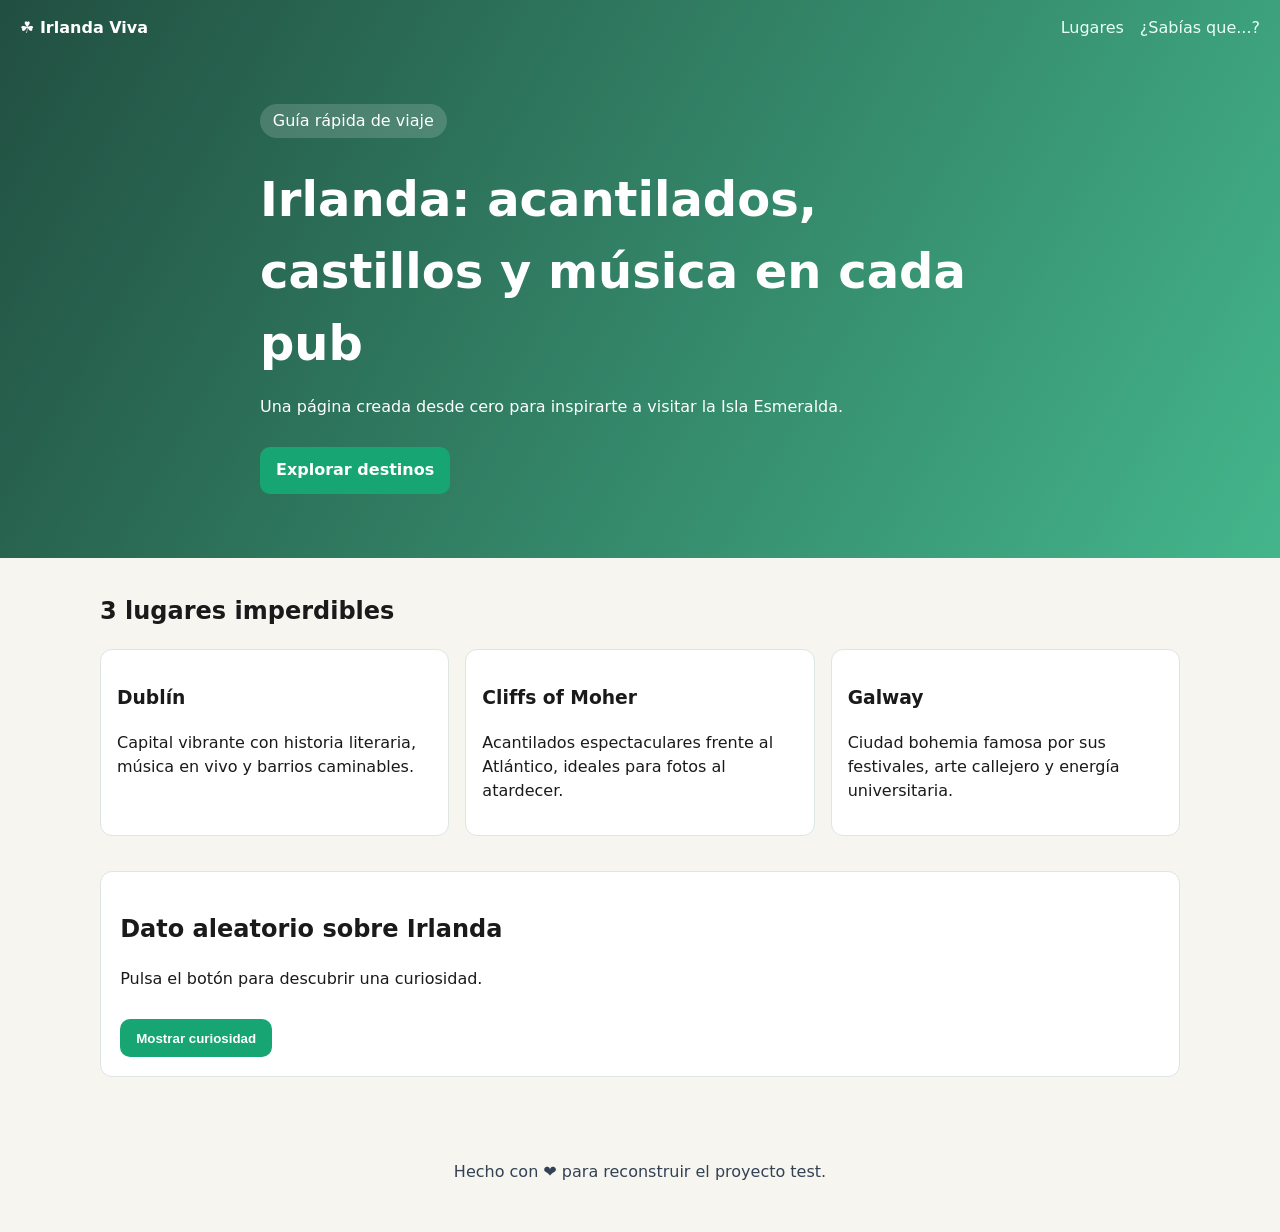
<file: index.html>
<!doctype html>
<html lang="es">
  <head>
    <meta charset="UTF-8" />
    <meta name="viewport" content="width=device-width, initial-scale=1.0" />
    <title>Descubre Irlanda</title>
    <link rel="stylesheet" href="styles.css" />
  </head>
  <body>
    <header class="hero">
      <nav class="nav">
        <span class="brand">☘️ Irlanda Viva</span>
        <a href="#lugares">Lugares</a>
        <a href="#sabias">¿Sabías que...?</a>
      </nav>

      <div class="hero-content">
        <p class="tag">Guía rápida de viaje</p>
        <h1>Irlanda: acantilados, castillos y música en cada pub</h1>
        <p>
          Una página creada desde cero para inspirarte a visitar la Isla
          Esmeralda.
        </p>
        <a class="cta" href="#lugares">Explorar destinos</a>
      </div>
    </header>

    <main>
      <section id="lugares" class="section">
        <h2>3 lugares imperdibles</h2>
        <div class="grid">
          <article class="card">
            <h3>Dublín</h3>
            <p>
              Capital vibrante con historia literaria, música en vivo y barrios
              caminables.
            </p>
          </article>
          <article class="card">
            <h3>Cliffs of Moher</h3>
            <p>
              Acantilados espectaculares frente al Atlántico, ideales para fotos
              al atardecer.
            </p>
          </article>
          <article class="card">
            <h3>Galway</h3>
            <p>
              Ciudad bohemia famosa por sus festivales, arte callejero y energía
              universitaria.
            </p>
          </article>
        </div>
      </section>

      <section id="sabias" class="section alt">
        <h2>Dato aleatorio sobre Irlanda</h2>
        <p id="fact">Pulsa el botón para descubrir una curiosidad.</p>
        <button id="fact-btn" type="button">Mostrar curiosidad</button>
      </section>
    </main>

    <footer>
      <p>Hecho con ❤️ para reconstruir el proyecto test.</p>
    </footer>

    <script src="script.js"></script>
  </body>
</html>
</file>
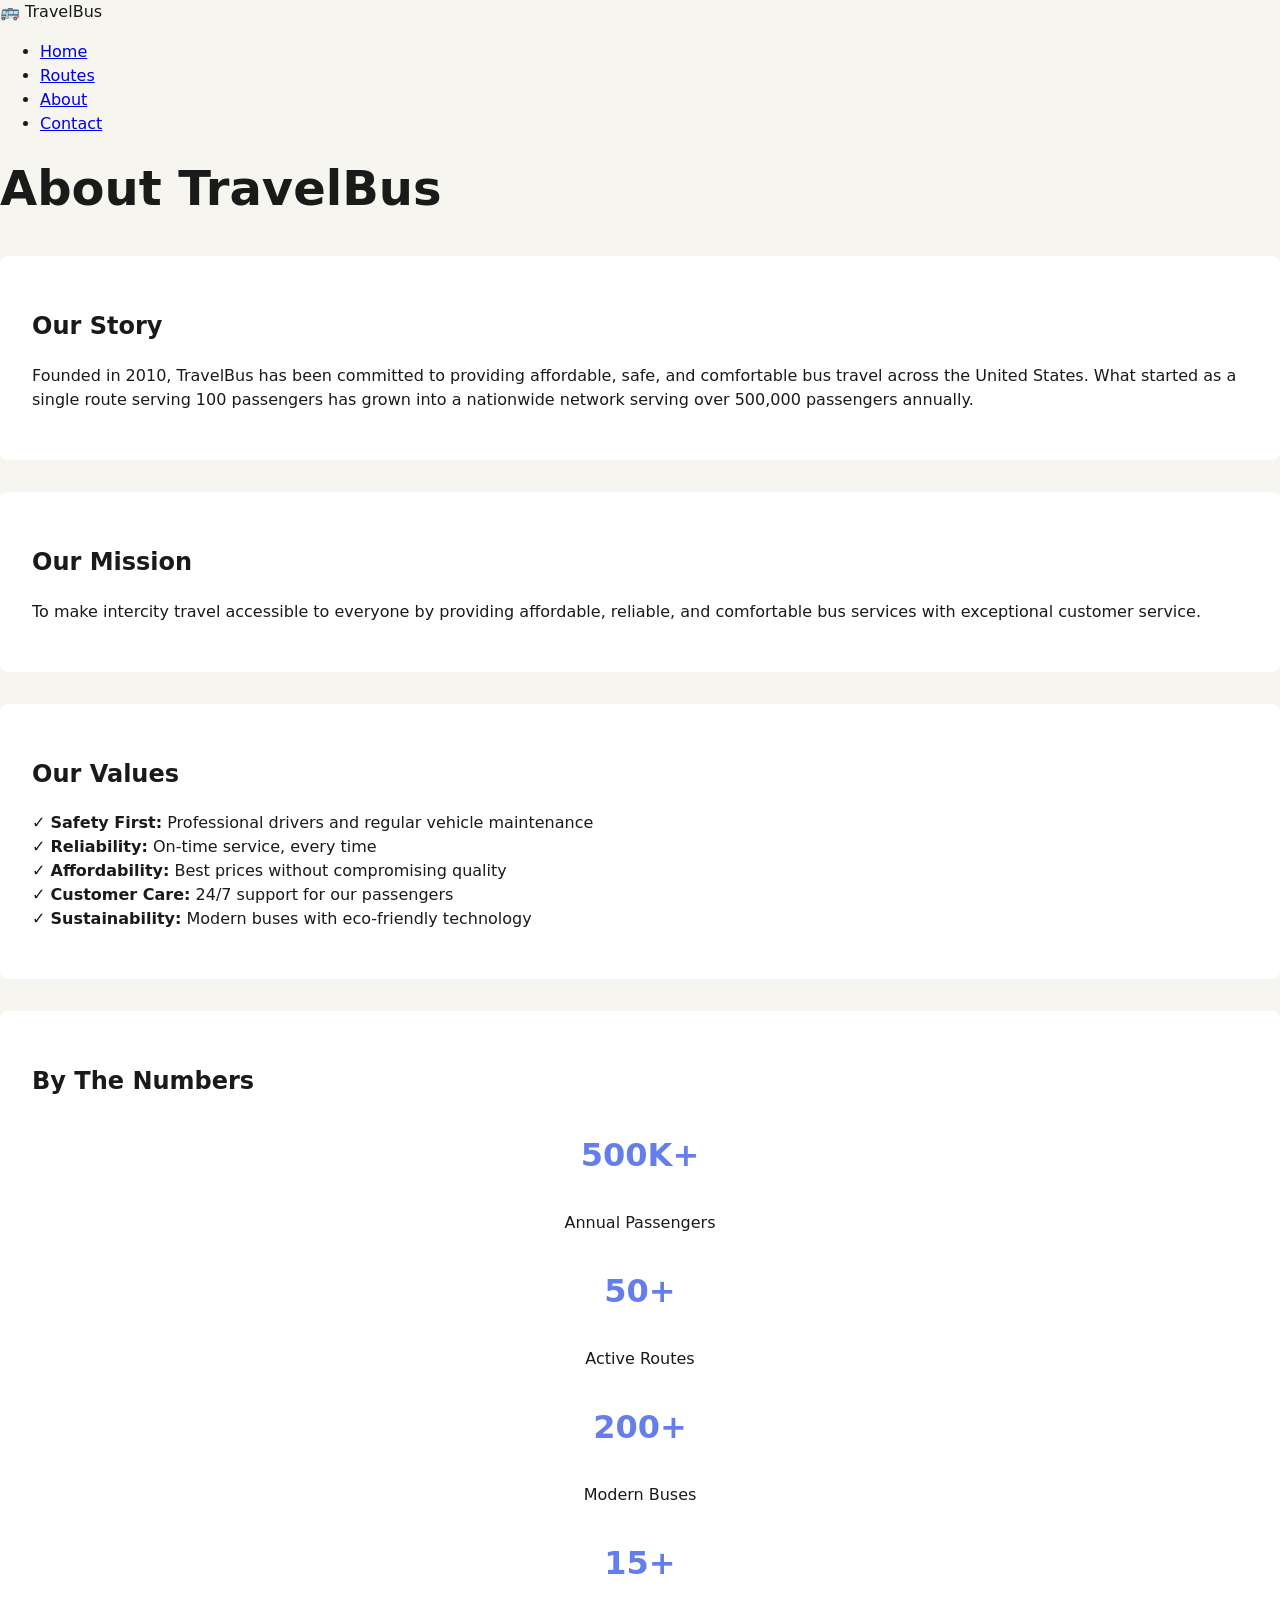
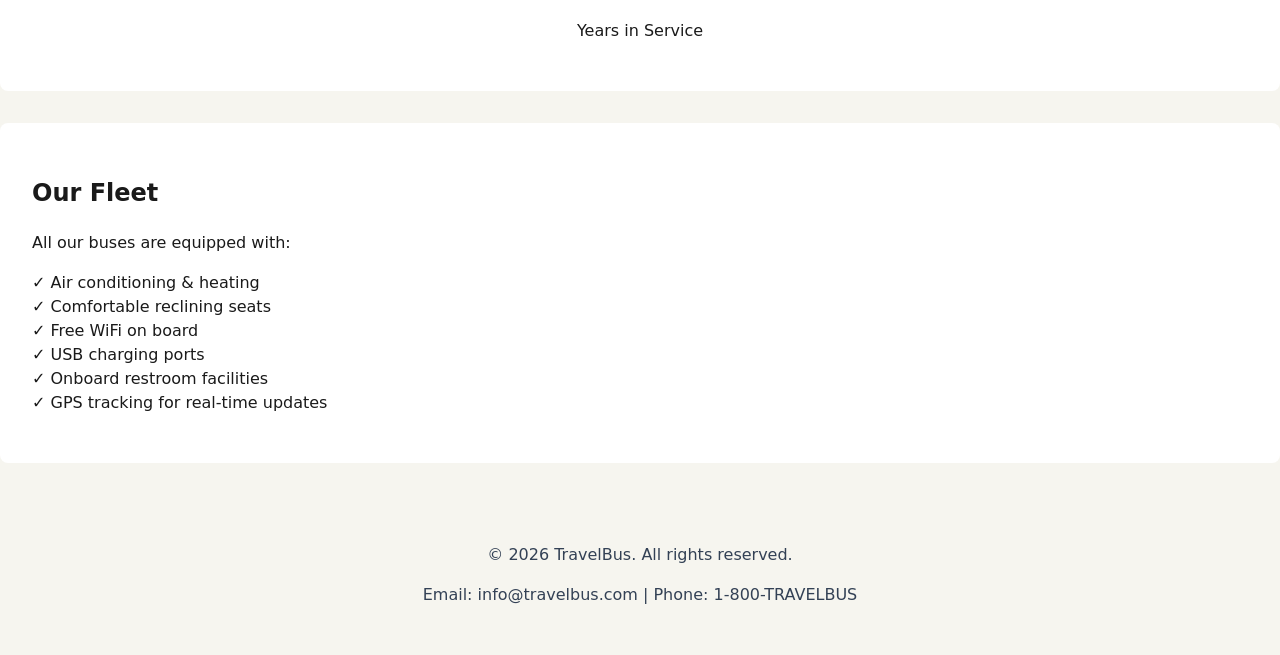
<file: about.html>
<!DOCTYPE html>
<html lang="en">
<head>
    <meta charset="UTF-8">
    <meta name="viewport" content="width=device-width, initial-scale=1.0">
    <title>About - TravelBus</title>
    <link rel="stylesheet" href="styles.css">
</head>
<body>
    <!-- Navigation -->
    <nav class="navbar">
        <div class="container">
            <div class="logo">🚌 TravelBus</div>
            <ul class="nav-menu">
                <li><a href="index.html">Home</a></li>
                <li><a href="routes.html">Routes</a></li>
                <li><a href="about.html">About</a></li>
                <li><a href="contact.html">Contact</a></li>
            </ul>
        </div>
    </nav>

    <!-- About Section -->
    <section class="booking">
        <div class="container">
            <h1>About TravelBus</h1>
            
            <div style="background: white; padding: 2rem; border-radius: 8px; margin: 2rem 0;">
                <h2>Our Story</h2>
                <p>Founded in 2010, TravelBus has been committed to providing affordable, safe, and comfortable bus travel across the United States. What started as a single route serving 100 passengers has grown into a nationwide network serving over 500,000 passengers annually.</p>
            </div>

            <div style="background: white; padding: 2rem; border-radius: 8px; margin: 2rem 0;">
                <h2>Our Mission</h2>
                <p>To make intercity travel accessible to everyone by providing affordable, reliable, and comfortable bus services with exceptional customer service.</p>
            </div>

            <div style="background: white; padding: 2rem; border-radius: 8px; margin: 2rem 0;">
                <h2>Our Values</h2>
                <ul style="list-style: none; padding-left: 0;">
                    <li>✓ <strong>Safety First:</strong> Professional drivers and regular vehicle maintenance</li>
                    <li>✓ <strong>Reliability:</strong> On-time service, every time</li>
                    <li>✓ <strong>Affordability:</strong> Best prices without compromising quality</li>
                    <li>✓ <strong>Customer Care:</strong> 24/7 support for our passengers</li>
                    <li>✓ <strong>Sustainability:</strong> Modern buses with eco-friendly technology</li>
                </ul>
            </div>

            <div style="background: white; padding: 2rem; border-radius: 8px; margin: 2rem 0;">
                <h2>By The Numbers</h2>
                <div class="features-grid" style="margin-top: 1rem;">
                    <div style="text-align: center;">
                        <h3 style="color: #667eea; font-size: 2rem;">500K+</h3>
                        <p>Annual Passengers</p>
                    </div>
                    <div style="text-align: center;">
                        <h3 style="color: #667eea; font-size: 2rem;">50+</h3>
                        <p>Active Routes</p>
                    </div>
                    <div style="text-align: center;">
                        <h3 style="color: #667eea; font-size: 2rem;">200+</h3>
                        <p>Modern Buses</p>
                    </div>
                    <div style="text-align: center;">
                        <h3 style="color: #667eea; font-size: 2rem;">15+</h3>
                        <p>Years in Service</p>
                    </div>
                </div>
            </div>

            <div style="background: white; padding: 2rem; border-radius: 8px; margin: 2rem 0;">
                <h2>Our Fleet</h2>
                <p>All our buses are equipped with:</p>
                <ul style="list-style: none; padding-left: 0; margin-top: 1rem;">
                    <li>✓ Air conditioning & heating</li>
                    <li>✓ Comfortable reclining seats</li>
                    <li>✓ Free WiFi on board</li>
                    <li>✓ USB charging ports</li>
                    <li>✓ Onboard restroom facilities</li>
                    <li>✓ GPS tracking for real-time updates</li>
                </ul>
            </div>
        </div>
    </section>

    <!-- Footer -->
    <footer class="footer">
        <div class="container">
            <p>&copy; 2026 TravelBus. All rights reserved.</p>
            <p>Email: info@travelbus.com | Phone: 1-800-TRAVELBUS</p>
        </div>
    </footer>
</body>
</html>
</file>
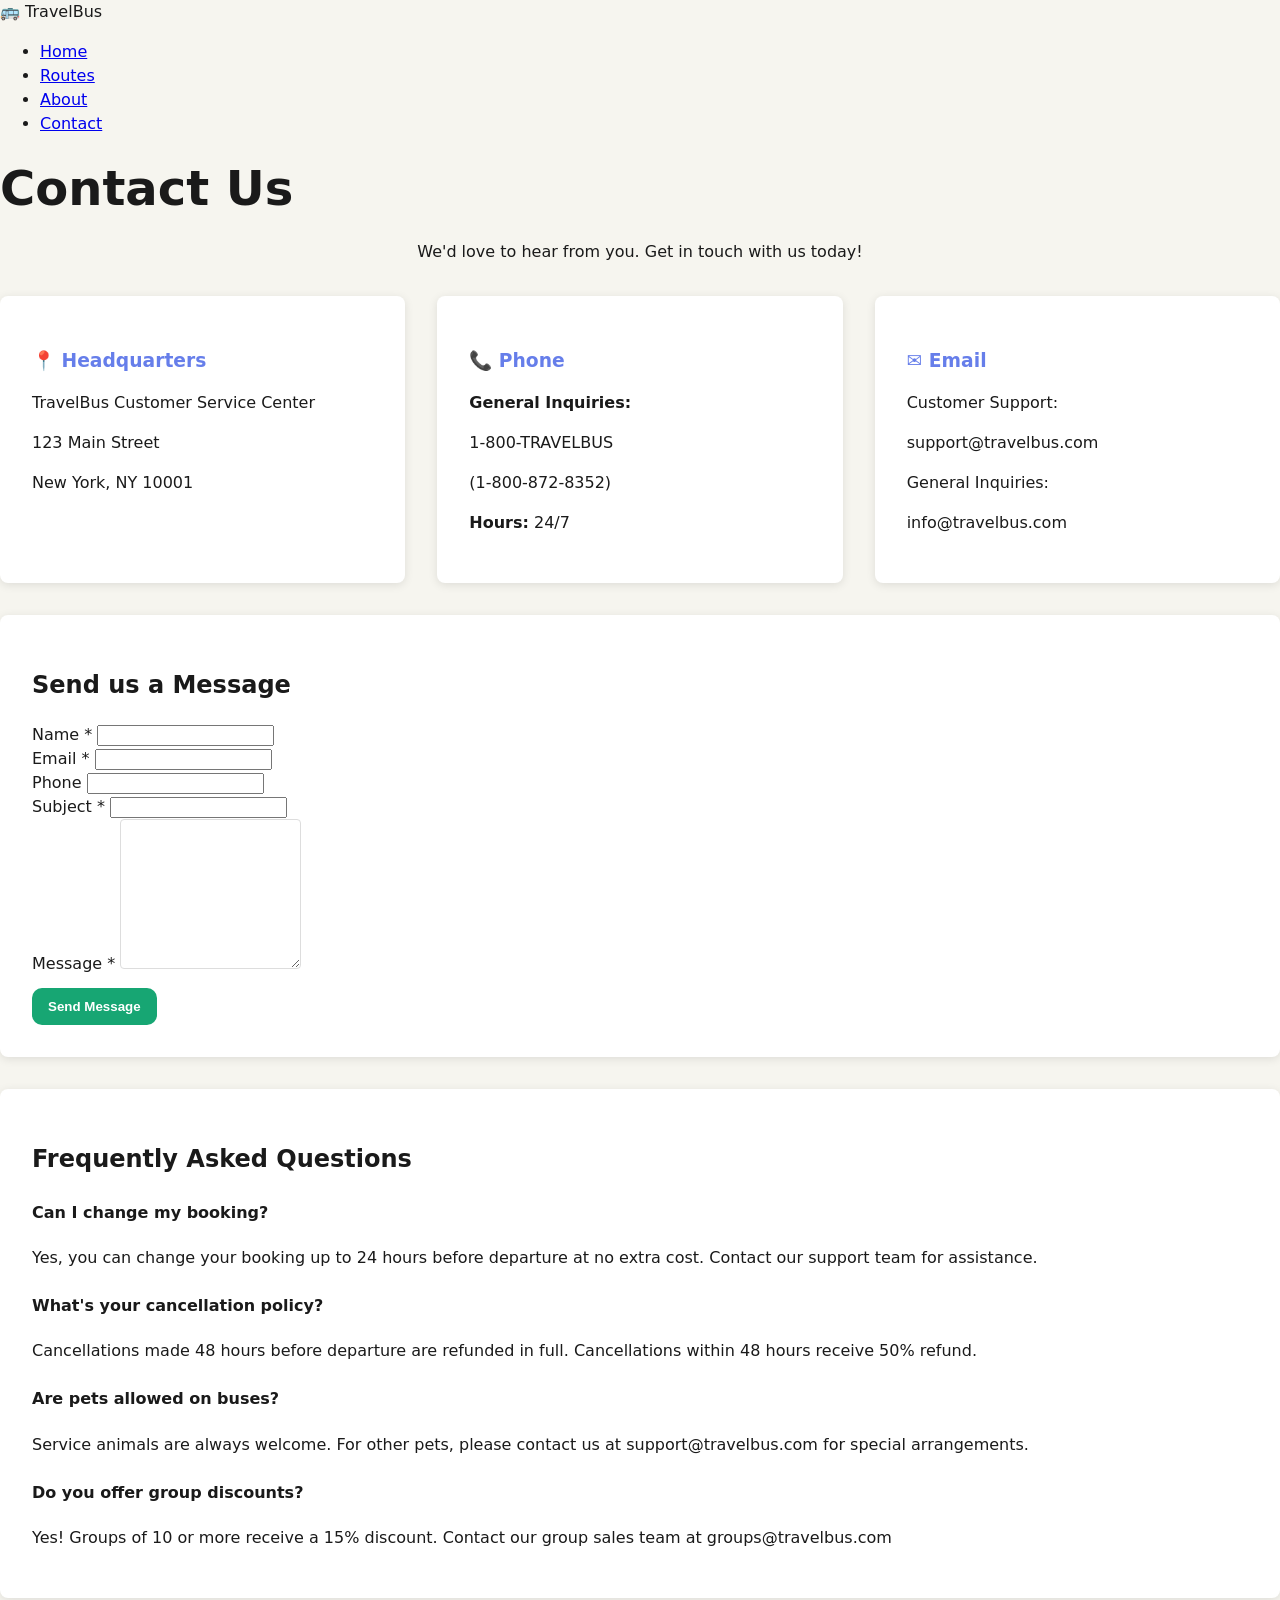
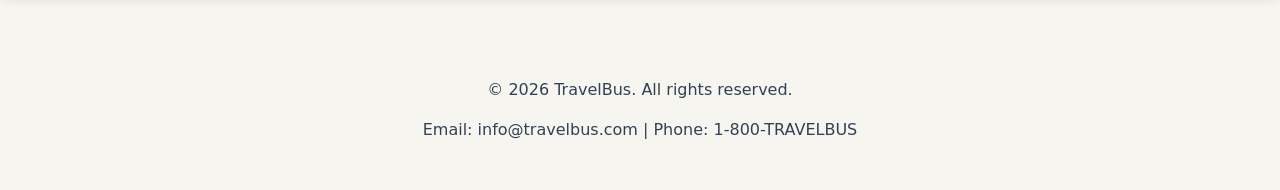
<file: contact.html>
<!DOCTYPE html>
<html lang="en">
<head>
    <meta charset="UTF-8">
    <meta name="viewport" content="width=device-width, initial-scale=1.0">
    <title>Contact - TravelBus</title>
    <link rel="stylesheet" href="styles.css">
</head>
<body>
    <!-- Navigation -->
    <nav class="navbar">
        <div class="container">
            <div class="logo">🚌 TravelBus</div>
            <ul class="nav-menu">
                <li><a href="index.html">Home</a></li>
                <li><a href="routes.html">Routes</a></li>
                <li><a href="about.html">About</a></li>
                <li><a href="contact.html">Contact</a></li>
            </ul>
        </div>
    </nav>

    <!-- Contact Section -->
    <section class="booking">
        <div class="container">
            <h1>Contact Us</h1>
            <p style="text-align: center; margin-bottom: 2rem;">We'd love to hear from you. Get in touch with us today!</p>

            <div style="display: grid; grid-template-columns: repeat(auto-fit, minmax(300px, 1fr)); gap: 2rem; margin: 2rem 0;">
                <!-- Contact Info -->
                <div style="background: white; padding: 2rem; border-radius: 8px; box-shadow: 0 2px 10px rgba(0,0,0,0.1);">
                    <h3 style="color: #667eea; margin-bottom: 1rem;">📍 Headquarters</h3>
                    <p>TravelBus Customer Service Center</p>
                    <p>123 Main Street</p>
                    <p>New York, NY 10001</p>
                </div>

                <div style="background: white; padding: 2rem; border-radius: 8px; box-shadow: 0 2px 10px rgba(0,0,0,0.1);">
                    <h3 style="color: #667eea; margin-bottom: 1rem;">📞 Phone</h3>
                    <p><strong>General Inquiries:</strong></p>
                    <p>1-800-TRAVELBUS</p>
                    <p>(1-800-872-8352)</p>
                    <p style="margin-top: 1rem;"><strong>Hours:</strong> 24/7</p>
                </div>

                <div style="background: white; padding: 2rem; border-radius: 8px; box-shadow: 0 2px 10px rgba(0,0,0,0.1);">
                    <h3 style="color: #667eea; margin-bottom: 1rem;">✉️ Email</h3>
                    <p>Customer Support:</p>
                    <p>support@travelbus.com</p>
                    <p style="margin-top: 1rem;">General Inquiries:</p>
                    <p>info@travelbus.com</p>
                </div>
            </div>

            <!-- Contact Form -->
            <div style="background: white; padding: 2rem; border-radius: 8px; box-shadow: 0 2px 10px rgba(0,0,0,0.1); margin: 2rem 0;">
                <h2>Send us a Message</h2>
                <form onsubmit="handleContactForm(event)">
                    <div class="form-group">
                        <label>Name *</label>
                        <input type="text" required>
                    </div>
                    <div class="form-group">
                        <label>Email *</label>
                        <input type="email" required>
                    </div>
                    <div class="form-group">
                        <label>Phone</label>
                        <input type="tel">
                    </div>
                    <div class="form-group">
                        <label>Subject *</label>
                        <input type="text" required>
                    </div>
                    <div class="form-group">
                        <label>Message *</label>
                        <textarea required style="padding: 0.75rem; border: 1px solid #ddd; border-radius: 4px; font-family: inherit; min-height: 150px;"></textarea>
                    </div>
                    <button type="submit" class="btn-primary">Send Message</button>
                </form>
            </div>

            <!-- FAQs -->
            <div style="background: white; padding: 2rem; border-radius: 8px; box-shadow: 0 2px 10px rgba(0,0,0,0.1); margin: 2rem 0;">
                <h2>Frequently Asked Questions</h2>
                <div style="margin-top: 1.5rem;">
                    <h4>Can I change my booking?</h4>
                    <p>Yes, you can change your booking up to 24 hours before departure at no extra cost. Contact our support team for assistance.</p>
                </div>
                <div style="margin-top: 1.5rem;">
                    <h4>What's your cancellation policy?</h4>
                    <p>Cancellations made 48 hours before departure are refunded in full. Cancellations within 48 hours receive 50% refund.</p>
                </div>
                <div style="margin-top: 1.5rem;">
                    <h4>Are pets allowed on buses?</h4>
                    <p>Service animals are always welcome. For other pets, please contact us at support@travelbus.com for special arrangements.</p>
                </div>
                <div style="margin-top: 1.5rem;">
                    <h4>Do you offer group discounts?</h4>
                    <p>Yes! Groups of 10 or more receive a 15% discount. Contact our group sales team at groups@travelbus.com</p>
                </div>
            </div>
        </div>
    </section>

    <!-- Footer -->
    <footer class="footer">
        <div class="container">
            <p>&copy; 2026 TravelBus. All rights reserved.</p>
            <p>Email: info@travelbus.com | Phone: 1-800-TRAVELBUS</p>
        </div>
    </footer>

    <script>
        function handleContactForm(event) {
            event.preventDefault();
            alert('Thank you for your message! We will get back to you as soon as possible.');
            event.target.reset();
        }
    </script>
</body>
</html>
</file>
<file: styles.css>
:root {
  --green-900: #0a3d2e;
  --green-700: #0f7a5a;
  --green-500: #17a673;
  --cream: #f6f5ef;
  --text: #1a1a1a;
}

* {
  box-sizing: border-box;
}

body {
  margin: 0;
  font-family: Inter, system-ui, -apple-system, Segoe UI, Roboto, sans-serif;
  color: var(--text);
  background: var(--cream);
  line-height: 1.5;
}

.hero {
  color: #fff;
  background: linear-gradient(120deg, rgba(10, 61, 46, 0.9), rgba(23, 166, 115, 0.8)),
    url('https://images.unsplash.com/photo-1469474968028-56623f02e42e?auto=format&fit=crop&w=1600&q=80') center/cover;
  padding: 1rem 1.25rem 4rem;
}

.nav {
  display: flex;
  gap: 1rem;
  align-items: center;
  flex-wrap: wrap;
}

.nav a {
  color: #eafff6;
  text-decoration: none;
}

.brand {
  font-weight: 800;
  margin-right: auto;
}

.hero-content {
  max-width: 760px;
  margin: 3rem auto 0;
}

.tag {
  display: inline-block;
  background: rgba(255, 255, 255, 0.16);
  border-radius: 999px;
  padding: 0.3rem 0.8rem;
}

h1 {
  font-size: clamp(1.9rem, 4vw, 3rem);
  margin: 0.6rem 0;
}

.cta,
button {
  display: inline-block;
  margin-top: 0.75rem;
  background: var(--green-500);
  color: #fff;
  border: none;
  border-radius: 10px;
  padding: 0.7rem 1rem;
  font-weight: 700;
  text-decoration: none;
  cursor: pointer;
}

.section {
  width: min(1080px, 92vw);
  margin: 2.2rem auto;
}

.grid {
  display: grid;
  gap: 1rem;
  grid-template-columns: repeat(auto-fit, minmax(220px, 1fr));
}

.card {
  background: #fff;
  border: 1px solid #dce6e2;
  border-radius: 12px;
  padding: 1rem;
}

.alt {
  background: #fff;
  border-radius: 12px;
  padding: 1.2rem;
  border: 1px solid #dce6e2;
}

footer {
  text-align: center;
  padding: 2rem 1rem;
  color: #334155;
}
</file>
